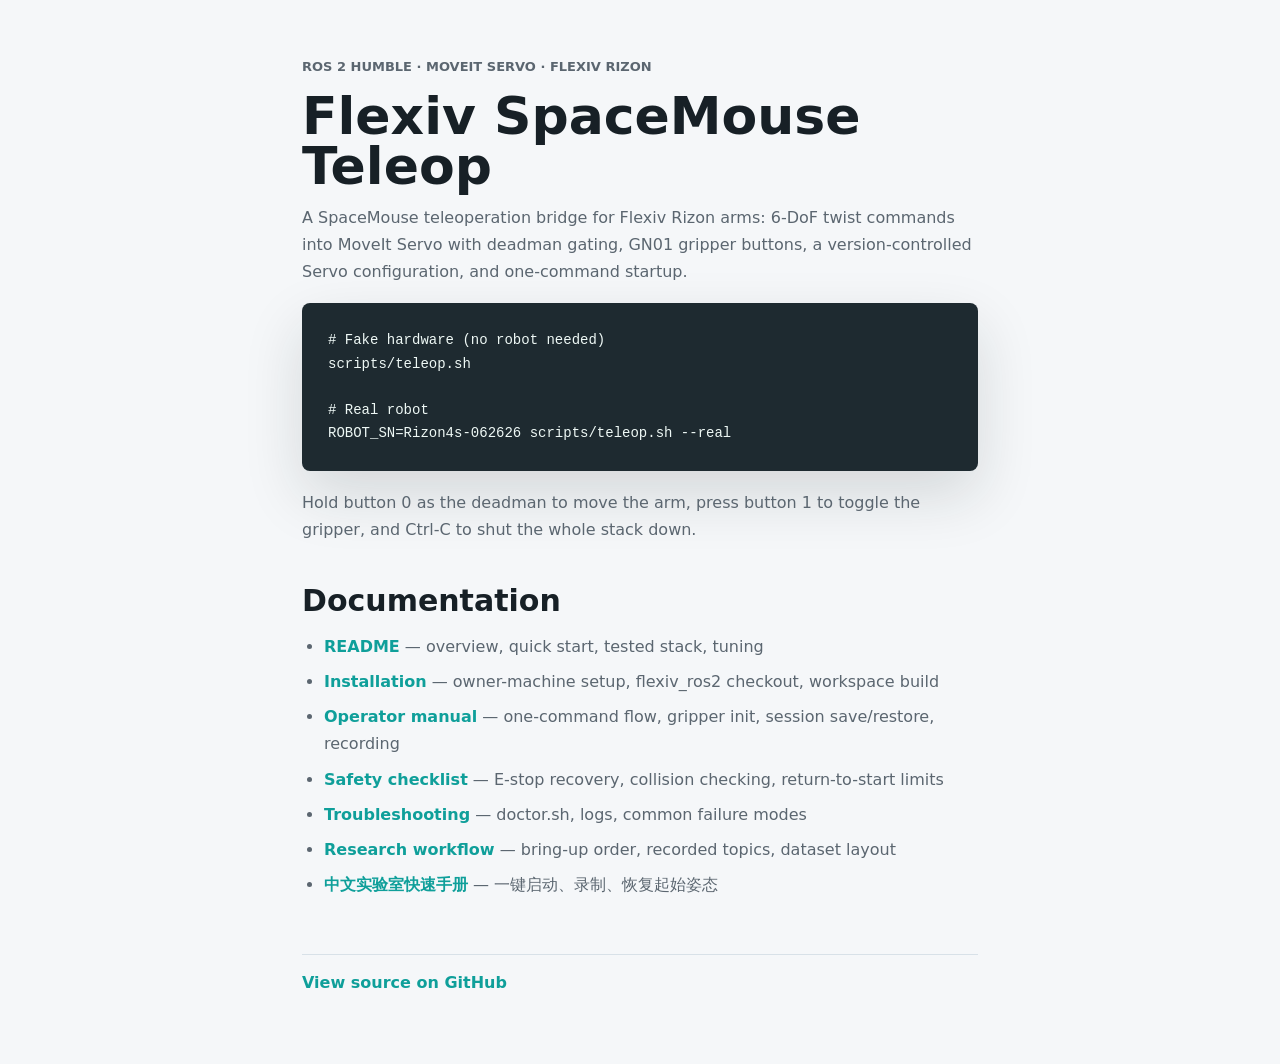
<file: docs/index.html>
<!doctype html>
<html lang="en">
  <head>
    <meta charset="utf-8" />
    <meta name="viewport" content="width=device-width, initial-scale=1" />
    <title>Flexiv SpaceMouse Teleop</title>
    <meta
      name="description"
      content="A ROS 2 Humble SpaceMouse teleoperation bridge for Flexiv Rizon arms using MoveIt Servo."
    />
    <link rel="stylesheet" href="assets/site.css?v=20260709-v020" />
    <style>
      /* Small overrides for a single-column landing page. */
      .page {
        max-width: 720px;
        margin: 0 auto;
        padding: 56px 22px 72px;
      }
      .page h1 {
        font-size: clamp(34px, 6vw, 52px);
        margin-bottom: 12px;
      }
      .page h2 {
        font-size: clamp(22px, 4vw, 30px);
        margin: 42px 0 14px;
      }
      .page p,
      .page li {
        color: var(--muted);
        line-height: 1.7;
      }
      .page a {
        color: var(--teal);
        font-weight: 700;
      }
      .page pre {
        margin: 18px 0;
      }
      .page ul {
        padding-left: 22px;
      }
      .page li + li {
        margin-top: 8px;
      }
      .page footer {
        margin-top: 56px;
        padding: 18px 0 0;
        border-top: 1px solid var(--line);
        color: var(--muted);
        background: none;
      }
    </style>
  </head>
  <body>
    <main class="page">
      <p class="eyebrow">ROS 2 Humble · MoveIt Servo · Flexiv Rizon</p>
      <h1>Flexiv SpaceMouse Teleop</h1>
      <p>
        A SpaceMouse teleoperation bridge for Flexiv Rizon arms: 6-DoF twist
        commands into MoveIt Servo with deadman gating, GN01 gripper buttons,
        a version-controlled Servo configuration, and one-command startup.
      </p>

      <pre><code># Fake hardware (no robot needed)
scripts/teleop.sh

# Real robot
ROBOT_SN=Rizon4s-062626 scripts/teleop.sh --real</code></pre>

      <p>
        Hold button 0 as the deadman to move the arm, press button 1 to toggle
        the gripper, and Ctrl-C to shut the whole stack down.
      </p>

      <h2>Documentation</h2>
      <ul>
        <li>
          <a href="https://github.com/ZihaoLu001/flexiv-spacemouse-teleop#readme">README</a>
          — overview, quick start, tested stack, tuning
        </li>
        <li>
          <a href="https://github.com/ZihaoLu001/flexiv-spacemouse-teleop/blob/main/docs/INSTALL.md">Installation</a>
          — owner-machine setup, flexiv_ros2 checkout, workspace build
        </li>
        <li>
          <a href="https://github.com/ZihaoLu001/flexiv-spacemouse-teleop/blob/main/docs/OPERATOR_MANUAL.md">Operator manual</a>
          — one-command flow, gripper init, session save/restore, recording
        </li>
        <li>
          <a href="https://github.com/ZihaoLu001/flexiv-spacemouse-teleop/blob/main/docs/SAFETY.md">Safety checklist</a>
          — E-stop recovery, collision checking, return-to-start limits
        </li>
        <li>
          <a href="https://github.com/ZihaoLu001/flexiv-spacemouse-teleop/blob/main/docs/TROUBLESHOOTING.md">Troubleshooting</a>
          — doctor.sh, logs, common failure modes
        </li>
        <li>
          <a href="https://github.com/ZihaoLu001/flexiv-spacemouse-teleop/blob/main/docs/RESEARCH_WORKFLOW.md">Research workflow</a>
          — bring-up order, recorded topics, dataset layout
        </li>
        <li>
          <a href="https://github.com/ZihaoLu001/flexiv-spacemouse-teleop/blob/main/docs/LAB_QUICKSTART_zh.md">中文实验室快速手册</a>
          — 一键启动、录制、恢复起始姿态
        </li>
      </ul>

      <footer>
        <a href="https://github.com/ZihaoLu001/flexiv-spacemouse-teleop">View source on GitHub</a>
      </footer>
    </main>
  </body>
</html>
</file>
<file: docs/assets/site.css>
:root {
  color-scheme: light;
  --ink: #172026;
  --muted: #5b6670;
  --line: #d8e1e8;
  --panel: #ffffff;
  --wash: #f5f7f9;
  --teal: #0f9f9a;
  --green: #4d8b31;
  --amber: #d1892c;
  --red: #c74e3f;
}

* {
  box-sizing: border-box;
}

body {
  margin: 0;
  color: var(--ink);
  font-family: Inter, ui-sans-serif, system-ui, -apple-system, BlinkMacSystemFont, "Segoe UI", sans-serif;
  background: var(--wash);
}

a {
  color: inherit;
  text-decoration: none;
}

.hero {
  position: relative;
  min-height: 92vh;
  overflow: hidden;
  color: #f7fbfb;
  background: #162027;
}

#robot-canvas {
  position: absolute;
  inset: 0;
  width: 100%;
  height: 100%;
}

.hero::after {
  content: "";
  position: absolute;
  inset: 0;
  background: linear-gradient(90deg, rgba(16, 25, 31, 0.86), rgba(16, 25, 31, 0.28));
}

nav,
.hero-copy {
  position: relative;
  z-index: 1;
}

nav {
  display: flex;
  justify-content: space-between;
  align-items: center;
  gap: 24px;
  padding: 28px clamp(22px, 5vw, 72px);
}

nav div {
  display: flex;
  gap: 22px;
  color: rgba(247, 251, 251, 0.78);
  font-size: 14px;
}

.brand {
  font-weight: 750;
}

.hero-copy {
  width: min(780px, calc(100% - 44px));
  margin: clamp(70px, 13vh, 150px) 0 0 clamp(22px, 5vw, 72px);
}

.eyebrow {
  margin: 0 0 14px;
  color: var(--teal);
  font-size: 13px;
  font-weight: 750;
  text-transform: uppercase;
}

.hero .eyebrow {
  color: #76d9cf;
}

h1,
h2,
h3,
p {
  margin-top: 0;
}

h1 {
  max-width: 760px;
  margin-bottom: 22px;
  font-size: clamp(48px, 8vw, 96px);
  line-height: 0.96;
  letter-spacing: 0;
}

.hero-copy p:not(.eyebrow) {
  max-width: 650px;
  color: rgba(247, 251, 251, 0.82);
  font-size: 19px;
  line-height: 1.6;
}

.actions {
  display: flex;
  flex-wrap: wrap;
  gap: 14px;
  margin-top: 32px;
}

.actions a,
.cards a {
  border: 1px solid rgba(255, 255, 255, 0.26);
  border-radius: 8px;
  padding: 13px 18px;
}

.actions .primary {
  color: #08211f;
  background: #76d9cf;
  border-color: #76d9cf;
  font-weight: 750;
}

.band {
  padding: clamp(42px, 7vw, 88px) clamp(22px, 5vw, 72px);
}

.metrics {
  display: grid;
  grid-template-columns: repeat(3, minmax(0, 1fr));
  gap: 1px;
  padding-top: 0;
  background: var(--line);
}

.metrics article {
  min-height: 138px;
  padding: 30px;
  background: var(--panel);
}

.metrics strong {
  display: block;
  margin-bottom: 8px;
  font-size: 34px;
}

.metrics span {
  color: var(--muted);
}

.split {
  display: grid;
  grid-template-columns: minmax(0, 0.9fr) minmax(320px, 1.1fr);
  gap: clamp(28px, 5vw, 72px);
  align-items: center;
}

h2 {
  font-size: clamp(34px, 5vw, 56px);
  line-height: 1.05;
  letter-spacing: 0;
}

.split p {
  color: var(--muted);
  line-height: 1.7;
}

pre {
  margin: 0;
  overflow: auto;
  border-radius: 8px;
  padding: 26px;
  color: #eef8f5;
  background: #1e2a30;
  box-shadow: 0 24px 60px rgba(23, 32, 38, 0.14);
}

code {
  font-family: "SFMono-Regular", Consolas, "Liberation Mono", monospace;
  font-size: 14px;
  line-height: 1.65;
}

.flow {
  background: #ffffff;
}

.pipeline {
  display: grid;
  grid-template-columns: repeat(6, minmax(0, 1fr));
  gap: 12px;
  margin-top: 28px;
}

.pipeline span {
  min-height: 92px;
  display: grid;
  place-items: center;
  border: 1px solid var(--line);
  border-top: 5px solid var(--teal);
  border-radius: 8px;
  padding: 18px;
  text-align: center;
  font-weight: 700;
  background: #fbfcfd;
}

.pipeline span:nth-child(2) {
  border-top-color: var(--green);
}

.pipeline span:nth-child(3) {
  border-top-color: var(--amber);
}

.pipeline span:nth-child(4) {
  border-top-color: var(--red);
}

.cards {
  display: grid;
  grid-template-columns: repeat(4, minmax(0, 1fr));
  gap: 18px;
}

.cards a {
  min-height: 240px;
  padding: 24px;
  background: var(--panel);
  border-color: var(--line);
  transition: transform 160ms ease, border-color 160ms ease;
}

.cards a:hover {
  transform: translateY(-4px);
  border-color: var(--teal);
}

.cards span {
  color: var(--teal);
  font-weight: 800;
}

.cards h3 {
  margin: 32px 0 12px;
  font-size: 24px;
}

.cards p {
  color: var(--muted);
  line-height: 1.6;
}

footer {
  display: flex;
  justify-content: space-between;
  gap: 20px;
  padding: 26px clamp(22px, 5vw, 72px);
  color: #d9e5e4;
  background: #162027;
}

footer a {
  color: #76d9cf;
}

.doc-page {
  background: #f7f9fa;
}

.doc-nav {
  position: sticky;
  top: 0;
  z-index: 5;
  border-bottom: 1px solid var(--line);
  color: var(--ink);
  background: rgba(247, 249, 250, 0.94);
  backdrop-filter: blur(14px);
}

.doc-nav div {
  color: var(--muted);
}

.doc-shell {
  display: grid;
  grid-template-columns: 280px minmax(0, 1fr);
  gap: clamp(28px, 4vw, 60px);
  width: min(1180px, calc(100% - 44px));
  margin: 0 auto;
  padding: 46px 0 72px;
}

.doc-sidebar {
  position: sticky;
  top: 96px;
  align-self: start;
  border: 1px solid var(--line);
  border-radius: 8px;
  padding: 18px;
  background: #ffffff;
}

.doc-sidebar a {
  display: block;
  border-radius: 6px;
  padding: 10px 12px;
  color: var(--muted);
  font-size: 14px;
}

.doc-sidebar a:hover,
.doc-sidebar a[aria-current="page"] {
  color: var(--ink);
  background: #edf5f4;
}

.doc-content {
  min-width: 0;
  border: 1px solid var(--line);
  border-radius: 8px;
  padding: clamp(26px, 5vw, 58px);
  background: #ffffff;
  box-shadow: 0 20px 60px rgba(23, 32, 38, 0.08);
}

.doc-content h1 {
  margin-bottom: 18px;
  font-size: clamp(38px, 6vw, 64px);
  line-height: 1;
}

.doc-content h2 {
  margin: 42px 0 14px;
  font-size: clamp(25px, 4vw, 36px);
}

.doc-content h3 {
  margin: 30px 0 10px;
  font-size: 22px;
}

.doc-content p,
.doc-content li {
  color: var(--muted);
  font-size: 16px;
  line-height: 1.75;
}

.doc-content ul,
.doc-content ol {
  padding-left: 23px;
}

.doc-content li + li {
  margin-top: 6px;
}

.doc-content a {
  color: var(--teal);
  font-weight: 700;
}

.doc-content pre {
  margin: 18px 0 26px;
  box-shadow: none;
}

.callout {
  border-left: 5px solid var(--amber);
  border-radius: 8px;
  margin: 24px 0;
  padding: 18px 20px;
  color: #463014;
  background: #fff7ea;
}

.callout strong {
  color: #2d2417;
}

.doc-footer {
  width: min(1180px, calc(100% - 44px));
  margin: 0 auto;
}

@media (max-width: 860px) {
  nav {
    align-items: flex-start;
    flex-direction: column;
  }

  .metrics,
  .split,
  .pipeline,
  .cards {
    grid-template-columns: 1fr;
  }

  .hero-copy {
    margin-top: 62px;
  }

  footer {
    flex-direction: column;
  }

  .doc-shell {
    grid-template-columns: 1fr;
  }

  .doc-sidebar {
    position: static;
  }
}
</file>
